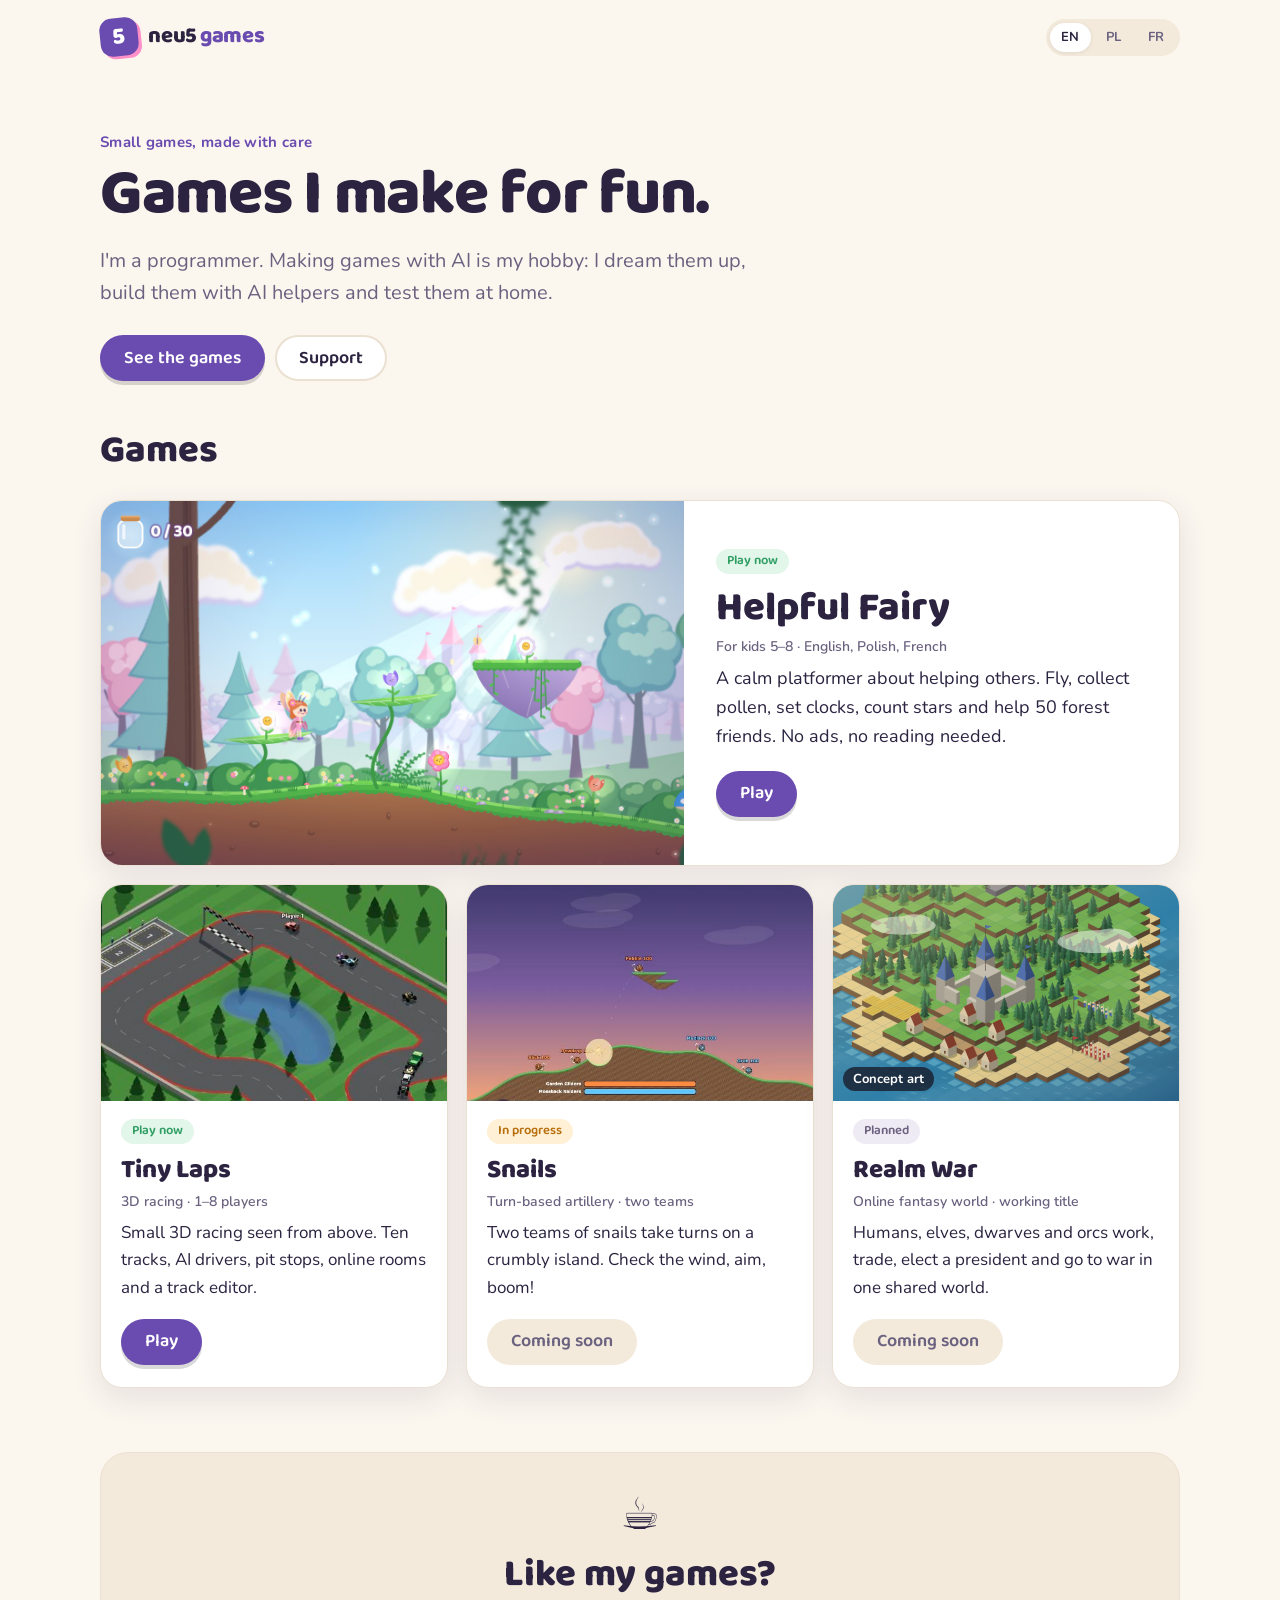
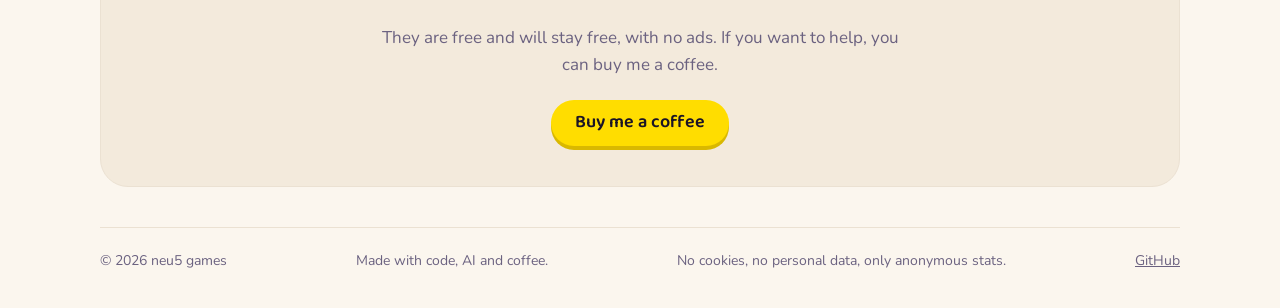
<file: index.html>
<!doctype html>
<html lang="en">
<head>
  <meta charset="utf-8">
  <meta name="viewport" content="width=device-width, initial-scale=1">
  <title>neu5 games</title>
  <meta name="description" content="Small, free games made for fun by a programmer and AI.">
  <link rel="icon" href="/img/icon.svg" type="image/svg+xml">
  <link rel="preconnect" href="https://fonts.googleapis.com">
  <link rel="preconnect" href="https://fonts.gstatic.com" crossorigin>
  <link href="https://fonts.googleapis.com/css2?family=Baloo+2:wght@600;800&family=Nunito:wght@400;600;700&display=swap" rel="stylesheet">
  <link rel="stylesheet" href="/style.css">
</head>
<body>
  <header class="top">
    <a class="logo" href="/" aria-label="neu5 games">
      <span class="logo-mark">5</span>
      <span class="logo-text">neu5 <b>games</b></span>
    </a>
    <nav class="langs" id="langs" aria-label="Language"></nav>
  </header>

  <main>
    <section class="hero">
      <p class="kicker" data-i18n="hero.kicker">Small games, made with care</p>
      <h1 data-i18n="hero.title">Games I make for fun.</h1>
      <p class="lead" data-i18n="hero.text">I'm a programmer. Making games with AI is my hobby: I dream them up, build them with AI helpers and test them at home.</p>
      <div class="hero-links">
        <a class="btn primary" href="#games" data-i18n="hero.cta">See the games</a>
        <a class="btn ghost" href="#support" data-i18n="hero.support">Support</a>
      </div>
    </section>

    <section id="games" class="games">
      <h2 data-i18n="games.title">Games</h2>

      <article class="card featured">
        <a class="art" href="/game/helpful-fairy/" tabindex="-1" aria-hidden="true">
          <img src="/img/fairy.jpg" alt="" width="1280" height="800">
        </a>
        <div class="body">
          <span class="chip live" data-i18n="st.live">Play now</span>
          <h3><a href="/game/helpful-fairy/" data-i18n="fairy.title">Helpful Fairy</a></h3>
          <p class="meta" data-i18n="fairy.meta">For kids 5–8 · English, Polish, French</p>
          <p data-i18n="fairy.text">A calm platformer about helping others. Fly, collect pollen, set clocks, count stars and help 50 forest friends. No ads, no reading needed.</p>
          <a class="btn primary" href="https://pollen-fairy.onrender.com" data-play="helpful-fairy" data-i18n="btn.play">Play</a>
        </div>
      </article>

      <div class="grid">
        <article class="card">
          <a class="art" href="/game/tiny-laps/" tabindex="-1" aria-hidden="true"><img src="/img/tiny-laps.jpg" alt="" width="490" height="306"></a>
          <div class="body">
            <span class="chip live" data-i18n="st.live">Play now</span>
            <h3><a href="/game/tiny-laps/" data-i18n="laps.title">Tiny Laps</a></h3>
            <p class="meta" data-i18n="laps.meta">3D racing · 1–8 players</p>
            <p data-i18n="laps.text">Small 3D racing seen from above. Ten tracks, AI drivers, pit stops, online rooms and a track editor.</p>
            <a class="btn primary" href="https://grass-and-grip-x9tk.onrender.com" data-play="tiny-laps" data-i18n="btn.play">Play</a>
          </div>
        </article>

        <article class="card">
          <a class="art" href="/game/snails/" tabindex="-1" aria-hidden="true"><img src="/img/snails.jpg" alt="" width="616" height="385"></a>
          <div class="body">
            <span class="chip wip" data-i18n="st.wip">In progress</span>
            <h3><a href="/game/snails/" data-i18n="snails.title">Snails</a></h3>
            <p class="meta" data-i18n="snails.meta">Turn-based artillery · two teams</p>
            <p data-i18n="snails.text">Two teams of snails take turns on a crumbly island. Check the wind, aim, boom!</p>
            <span class="btn off" data-i18n="btn.soon">Coming soon</span>
          </div>
        </article>

        <article class="card">
          <a class="art" href="/game/realm-war/" tabindex="-1" aria-hidden="true"><img src="/img/realm-war.svg" alt="" width="1280" height="800"><span class="art-note" data-i18n="art.concept">Concept art</span></a>
          <div class="body">
            <span class="chip idea" data-i18n="st.idea">Planned</span>
            <h3><a href="/game/realm-war/" data-i18n="realm.title">Realm War</a></h3>
            <p class="meta" data-i18n="realm.meta">Online fantasy world · working title</p>
            <p data-i18n="realm.text">Humans, elves, dwarves and orcs work, trade, elect a president and go to war in one shared world.</p>
            <span class="btn off" data-i18n="btn.soon">Coming soon</span>
          </div>
        </article>
      </div>
    </section>

    <section id="support" class="support">
      <div class="cup" aria-hidden="true">☕</div>
      <h2 data-i18n="sup.title">Like my games?</h2>
      <p data-i18n="sup.text">They are free and will stay free, with no ads. If you want to help, you can buy me a coffee.</p>
      <a class="btn coffee" id="coffee" href="https://buymeacoffee.com/neu5" target="_blank" rel="noopener" data-i18n="sup.btn">Buy me a coffee</a>
    </section>
  </main>

  <footer class="foot">
    <span>© <span id="year">2026</span> neu5 games</span>
    <span data-i18n="foot.made">Made with code, AI and coffee.</span>
    <span data-i18n="foot.privacy">No cookies, no personal data, only anonymous stats.</span>
    <a href="https://github.com/neu5">GitHub</a>
  </footer>

  <script src="/main.js"></script>
</body>
</html>
</file>
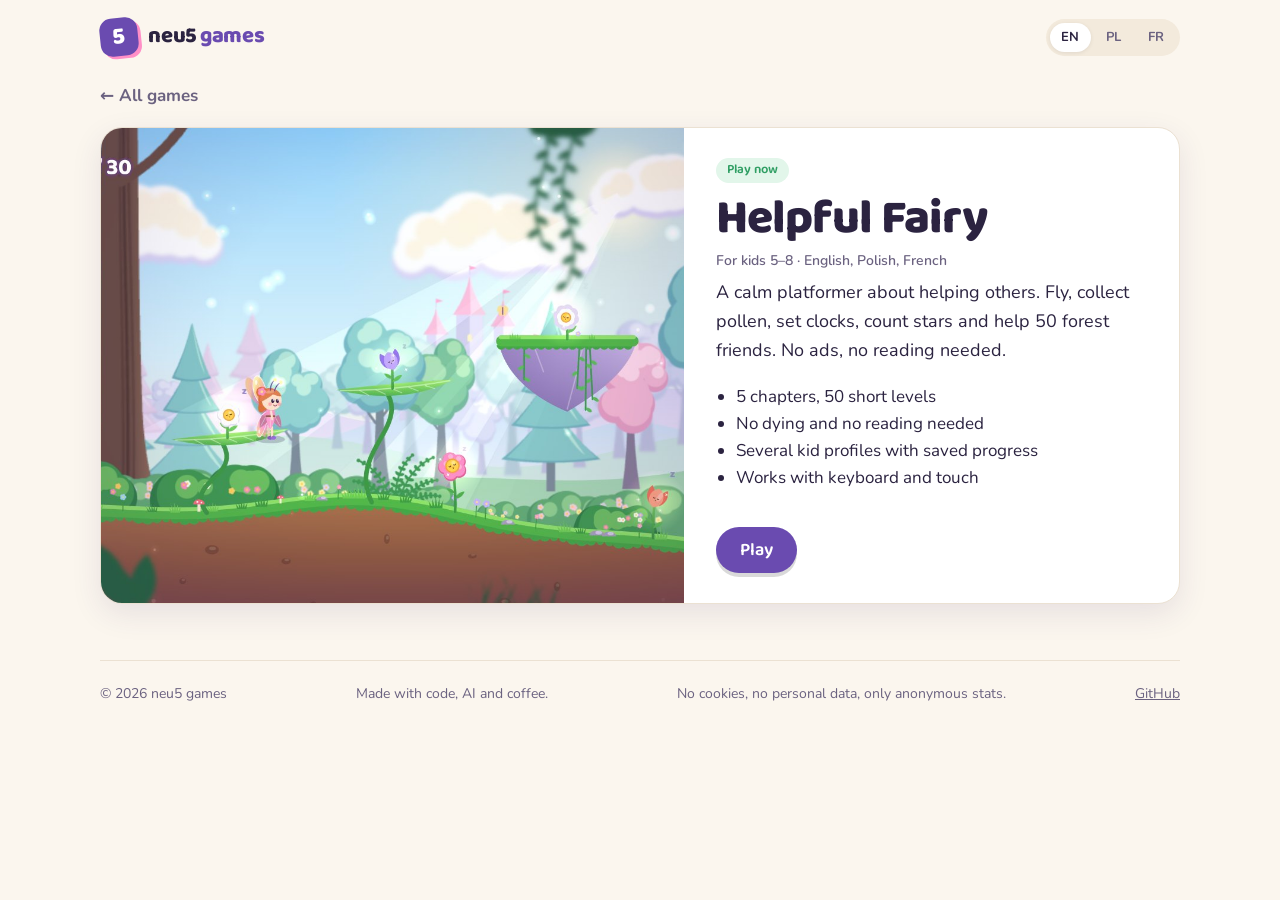
<file: game/helpful-fairy/index.html>
<!doctype html>
<html lang="en" data-title="fairy.title" data-desc="fairy.desc">
<head>
  <meta charset="utf-8">
  <meta name="viewport" content="width=device-width, initial-scale=1">
  <title>Helpful Fairy · neu5 games</title>
  <meta name="description" content="A calm platformer for kids aged 5–8 about helping forest friends.">
  <link rel="canonical" href="https://neus.games/game/helpful-fairy/">
  <meta property="og:type" content="website">
  <meta property="og:title" content="Helpful Fairy">
  <meta property="og:description" content="A calm platformer for kids aged 5–8 about helping forest friends.">
  <meta property="og:url" content="https://neus.games/game/helpful-fairy/">
  <meta property="og:image" content="https://neus.games/img/fairy.jpg">
  <link rel="icon" href="/img/icon.svg" type="image/svg+xml">
  <link rel="preconnect" href="https://fonts.googleapis.com">
  <link rel="preconnect" href="https://fonts.gstatic.com" crossorigin>
  <link href="https://fonts.googleapis.com/css2?family=Baloo+2:wght@600;800&family=Nunito:wght@400;600;700&display=swap" rel="stylesheet">
  <link rel="stylesheet" href="/style.css">
</head>
<body>
  <header class="top">
    <a class="logo" href="/" aria-label="neu5 games">
      <span class="logo-mark">5</span>
      <span class="logo-text">neu5 <b>games</b></span>
    </a>
    <nav class="langs" id="langs" aria-label="Language"></nav>
  </header>

  <main>
    <a class="back" href="/#games">← <span data-i18n="nav.all">All games</span></a>
    <article class="card featured game-page">
      <div class="art"><img src="/img/fairy.jpg" alt="" width="1280" height="800"></div>
      <div class="body">
        <span class="chip live" data-i18n="st.live">Play now</span>
        <h1 data-i18n="fairy.title">Helpful Fairy</h1>
        <p class="meta" data-i18n="fairy.meta">For kids 5–8 · English, Polish, French</p>
        <p data-i18n="fairy.text">A calm platformer about helping others. Fly, collect pollen, set clocks, count stars and help 50 forest friends. No ads, no reading needed.</p>
        <ul class="facts">
            <li data-i18n="fairy.f1">5 chapters, 50 short levels</li>
            <li data-i18n="fairy.f2">No dying and no reading needed</li>
            <li data-i18n="fairy.f3">Several kid profiles with saved progress</li>
            <li data-i18n="fairy.f4">Works with keyboard and touch</li>
        </ul>
        <a class="btn primary" href="https://pollen-fairy.onrender.com" data-play="helpful-fairy" data-i18n="btn.play">Play</a>
      </div>
    </article>
  </main>

  <footer class="foot">
    <span>© <span id="year">2026</span> neu5 games</span>
    <span data-i18n="foot.made">Made with code, AI and coffee.</span>
    <span data-i18n="foot.privacy">No cookies, no personal data, only anonymous stats.</span>
    <a href="https://github.com/neu5">GitHub</a>
  </footer>

  <script src="/main.js"></script>
</body>
</html>
</file>
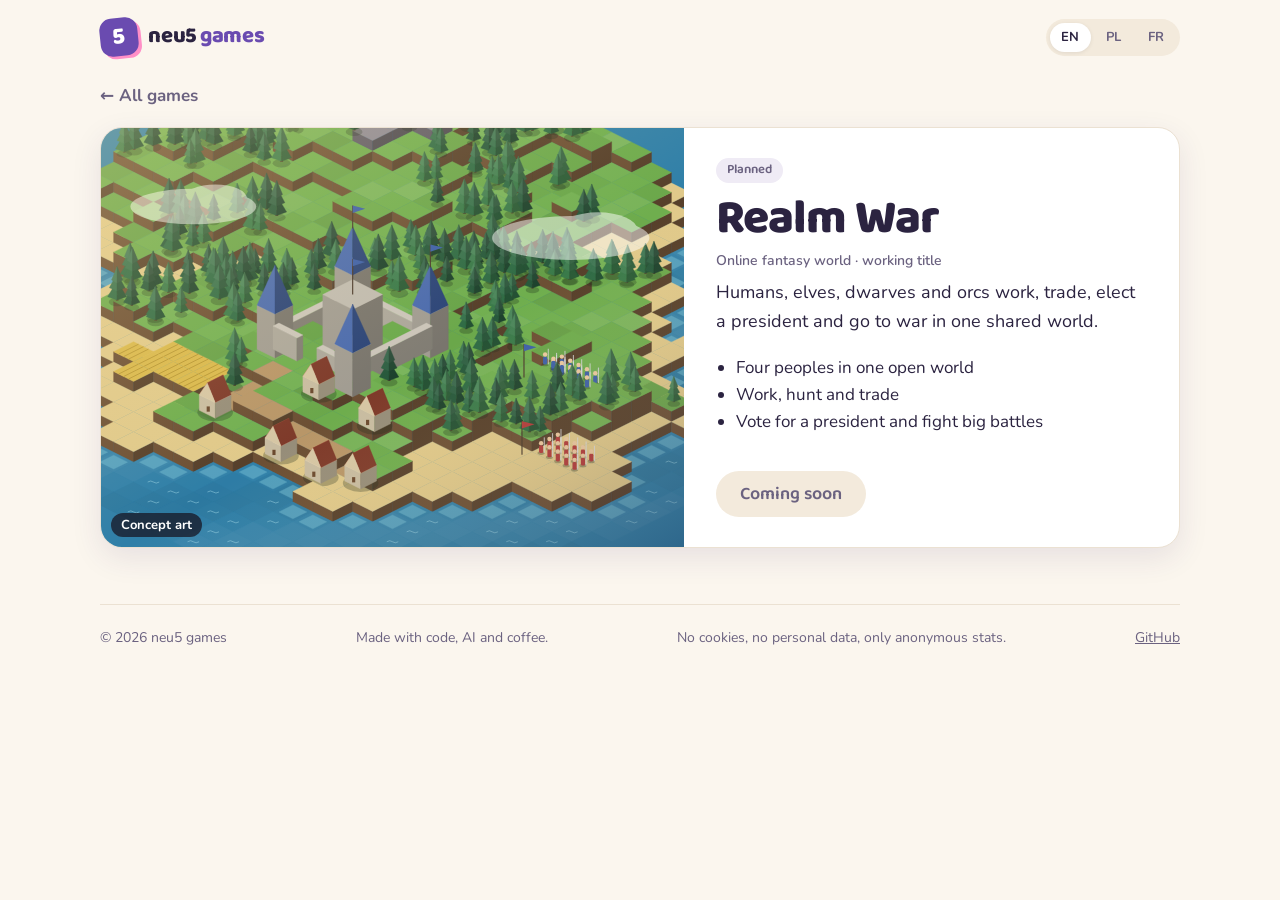
<file: game/realm-war/index.html>
<!doctype html>
<html lang="en" data-title="realm.title" data-desc="realm.desc">
<head>
  <meta charset="utf-8">
  <meta name="viewport" content="width=device-width, initial-scale=1">
  <title>Realm War · neu5 games</title>
  <meta name="description" content="An online fantasy world where nations work, trade, vote and fight.">
  <link rel="canonical" href="https://neus.games/game/realm-war/">
  <meta property="og:type" content="website">
  <meta property="og:title" content="Realm War">
  <meta property="og:description" content="An online fantasy world where nations work, trade, vote and fight.">
  <meta property="og:url" content="https://neus.games/game/realm-war/">
  <link rel="icon" href="/img/icon.svg" type="image/svg+xml">
  <link rel="preconnect" href="https://fonts.googleapis.com">
  <link rel="preconnect" href="https://fonts.gstatic.com" crossorigin>
  <link href="https://fonts.googleapis.com/css2?family=Baloo+2:wght@600;800&family=Nunito:wght@400;600;700&display=swap" rel="stylesheet">
  <link rel="stylesheet" href="/style.css">
</head>
<body>
  <header class="top">
    <a class="logo" href="/" aria-label="neu5 games">
      <span class="logo-mark">5</span>
      <span class="logo-text">neu5 <b>games</b></span>
    </a>
    <nav class="langs" id="langs" aria-label="Language"></nav>
  </header>

  <main>
    <a class="back" href="/#games">← <span data-i18n="nav.all">All games</span></a>
    <article class="card featured game-page">
      <div class="art"><img src="/img/realm-war.svg" alt="" width="1280" height="800"><span class="art-note" data-i18n="art.concept">Concept art</span></div>
      <div class="body">
        <span class="chip idea" data-i18n="st.idea">Planned</span>
        <h1 data-i18n="realm.title">Realm War</h1>
        <p class="meta" data-i18n="realm.meta">Online fantasy world · working title</p>
        <p data-i18n="realm.text">Humans, elves, dwarves and orcs work, trade, elect a president and go to war in one shared world.</p>
        <ul class="facts">
            <li data-i18n="realm.f1">Four peoples in one open world</li>
            <li data-i18n="realm.f2">Work, hunt and trade</li>
            <li data-i18n="realm.f3">Vote for a president and fight big battles</li>
        </ul>
        <span class="btn off" data-i18n="btn.soon">Coming soon</span>
      </div>
    </article>
  </main>

  <footer class="foot">
    <span>© <span id="year">2026</span> neu5 games</span>
    <span data-i18n="foot.made">Made with code, AI and coffee.</span>
    <span data-i18n="foot.privacy">No cookies, no personal data, only anonymous stats.</span>
    <a href="https://github.com/neu5">GitHub</a>
  </footer>

  <script src="/main.js"></script>
</body>
</html>
</file>
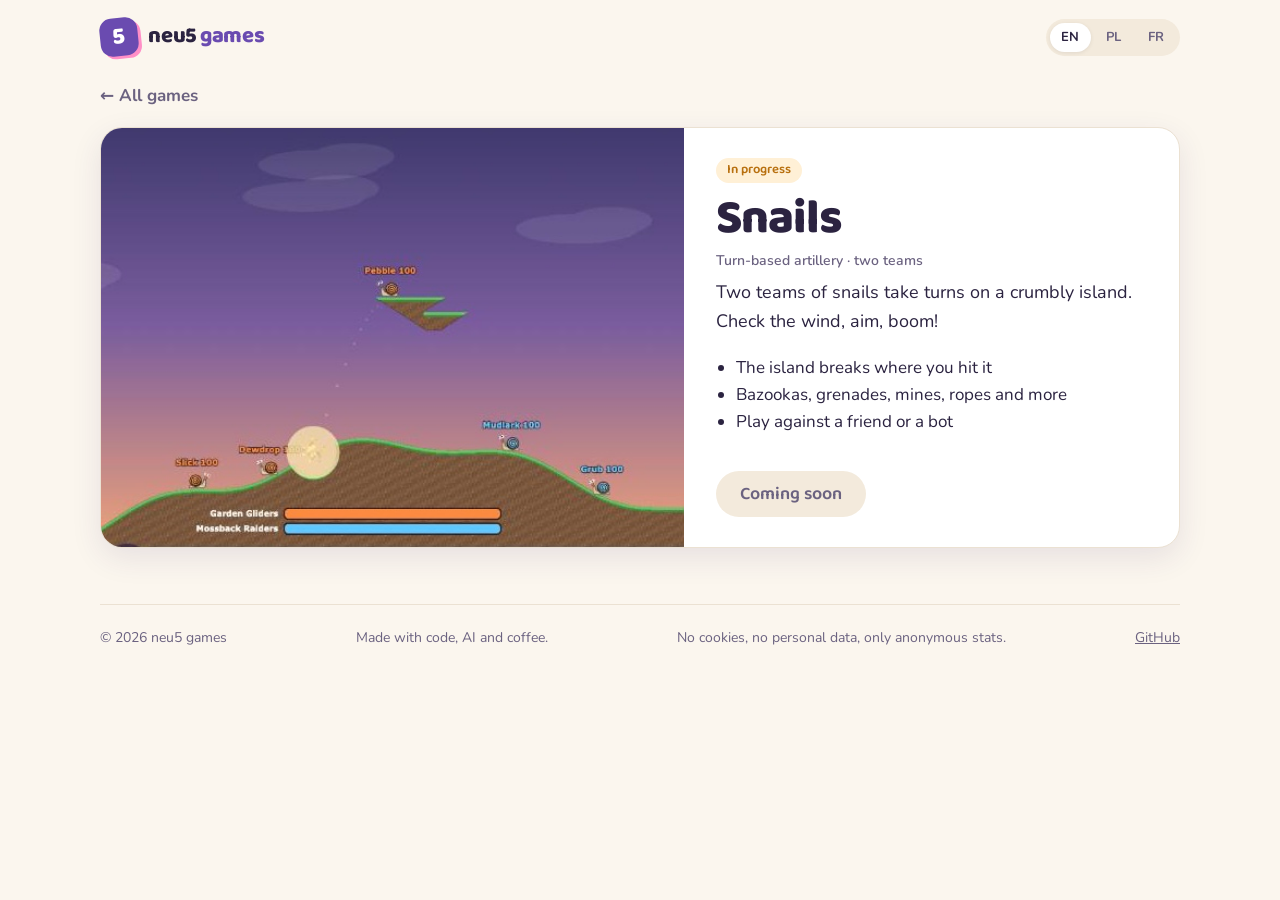
<file: game/snails/index.html>
<!doctype html>
<html lang="en" data-title="snails.title" data-desc="snails.desc">
<head>
  <meta charset="utf-8">
  <meta name="viewport" content="width=device-width, initial-scale=1">
  <title>Snails · neu5 games</title>
  <meta name="description" content="A turn-based artillery game: two teams of snails fight on a crumbly island.">
  <link rel="canonical" href="https://neus.games/game/snails/">
  <meta property="og:type" content="website">
  <meta property="og:title" content="Snails">
  <meta property="og:description" content="A turn-based artillery game: two teams of snails fight on a crumbly island.">
  <meta property="og:url" content="https://neus.games/game/snails/">
  <link rel="icon" href="/img/icon.svg" type="image/svg+xml">
  <link rel="preconnect" href="https://fonts.googleapis.com">
  <link rel="preconnect" href="https://fonts.gstatic.com" crossorigin>
  <link href="https://fonts.googleapis.com/css2?family=Baloo+2:wght@600;800&family=Nunito:wght@400;600;700&display=swap" rel="stylesheet">
  <link rel="stylesheet" href="/style.css">
</head>
<body>
  <header class="top">
    <a class="logo" href="/" aria-label="neu5 games">
      <span class="logo-mark">5</span>
      <span class="logo-text">neu5 <b>games</b></span>
    </a>
    <nav class="langs" id="langs" aria-label="Language"></nav>
  </header>

  <main>
    <a class="back" href="/#games">← <span data-i18n="nav.all">All games</span></a>
    <article class="card featured game-page">
      <div class="art"><img src="/img/snails.jpg" alt="" width="616" height="385"></div>
      <div class="body">
        <span class="chip wip" data-i18n="st.wip">In progress</span>
        <h1 data-i18n="snails.title">Snails</h1>
        <p class="meta" data-i18n="snails.meta">Turn-based artillery · two teams</p>
        <p data-i18n="snails.text">Two teams of snails take turns on a crumbly island. Check the wind, aim, boom!</p>
        <ul class="facts">
            <li data-i18n="snails.f1">The island breaks where you hit it</li>
            <li data-i18n="snails.f2">Bazookas, grenades, mines, ropes and more</li>
            <li data-i18n="snails.f3">Play against a friend or a bot</li>
        </ul>
        <span class="btn off" data-i18n="btn.soon">Coming soon</span>
      </div>
    </article>
  </main>

  <footer class="foot">
    <span>© <span id="year">2026</span> neu5 games</span>
    <span data-i18n="foot.made">Made with code, AI and coffee.</span>
    <span data-i18n="foot.privacy">No cookies, no personal data, only anonymous stats.</span>
    <a href="https://github.com/neu5">GitHub</a>
  </footer>

  <script src="/main.js"></script>
</body>
</html>
</file>
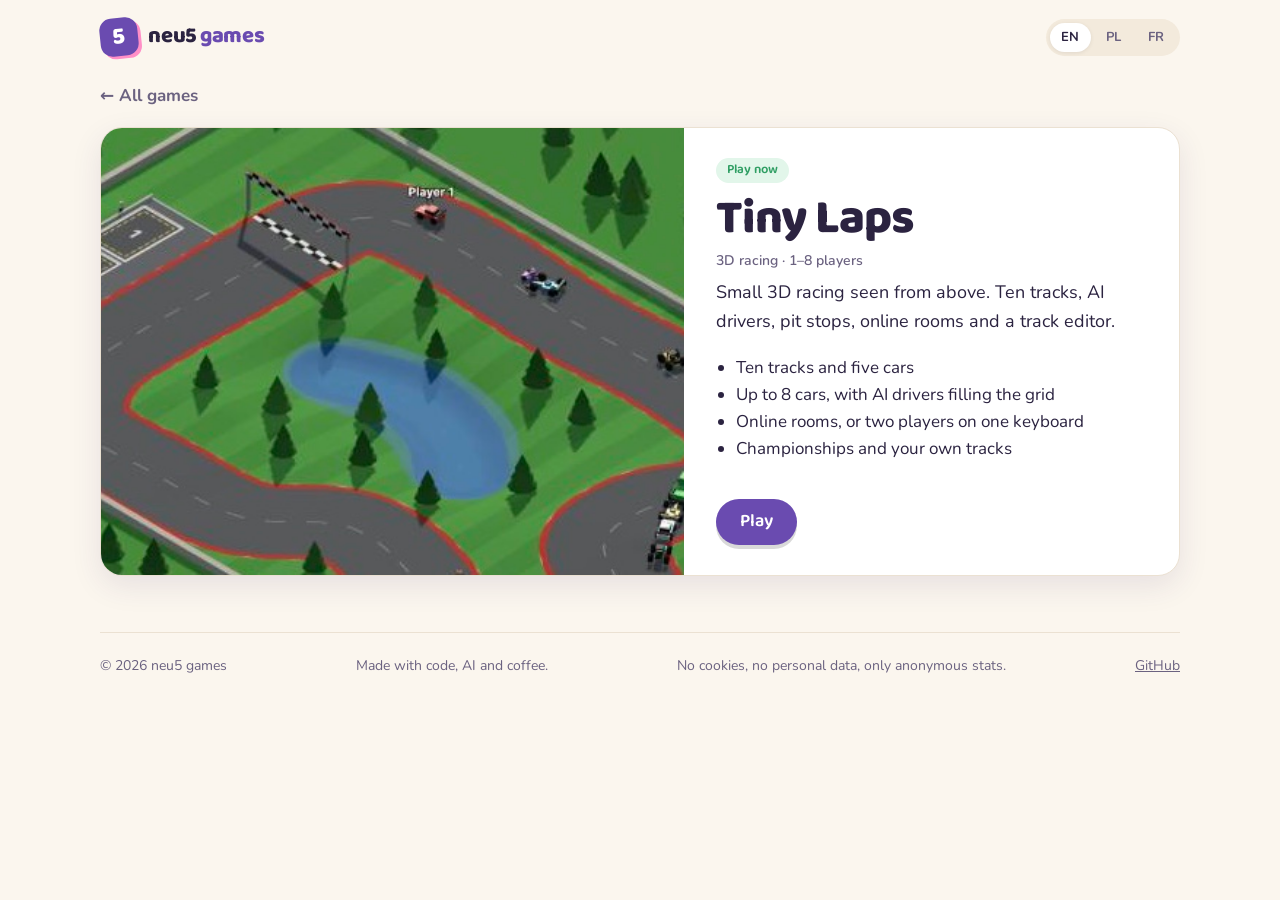
<file: game/tiny-laps/index.html>
<!doctype html>
<html lang="en" data-title="laps.title" data-desc="laps.desc">
<head>
  <meta charset="utf-8">
  <meta name="viewport" content="width=device-width, initial-scale=1">
  <title>Tiny Laps · neu5 games</title>
  <meta name="description" content="A small 3D racing game in the browser, with AI drivers, online rooms and a track editor.">
  <link rel="canonical" href="https://neus.games/game/tiny-laps/">
  <meta property="og:type" content="website">
  <meta property="og:title" content="Tiny Laps">
  <meta property="og:description" content="A small 3D racing game in the browser, with AI drivers, online rooms and a track editor.">
  <meta property="og:url" content="https://neus.games/game/tiny-laps/">
  <link rel="icon" href="/img/icon.svg" type="image/svg+xml">
  <link rel="preconnect" href="https://fonts.googleapis.com">
  <link rel="preconnect" href="https://fonts.gstatic.com" crossorigin>
  <link href="https://fonts.googleapis.com/css2?family=Baloo+2:wght@600;800&family=Nunito:wght@400;600;700&display=swap" rel="stylesheet">
  <link rel="stylesheet" href="/style.css">
</head>
<body>
  <header class="top">
    <a class="logo" href="/" aria-label="neu5 games">
      <span class="logo-mark">5</span>
      <span class="logo-text">neu5 <b>games</b></span>
    </a>
    <nav class="langs" id="langs" aria-label="Language"></nav>
  </header>

  <main>
    <a class="back" href="/#games">← <span data-i18n="nav.all">All games</span></a>
    <article class="card featured game-page">
      <div class="art"><img src="/img/tiny-laps.jpg" alt="" width="490" height="306"></div>
      <div class="body">
        <span class="chip live" data-i18n="st.live">Play now</span>
        <h1 data-i18n="laps.title">Tiny Laps</h1>
        <p class="meta" data-i18n="laps.meta">3D racing · 1–8 players</p>
        <p data-i18n="laps.text">Small 3D racing seen from above. Ten tracks, AI drivers, pit stops, online rooms and a track editor.</p>
        <ul class="facts">
            <li data-i18n="laps.f1">Ten tracks and five cars</li>
            <li data-i18n="laps.f2">Up to 8 cars, with AI drivers filling the grid</li>
            <li data-i18n="laps.f3">Online rooms, or two players on one keyboard</li>
            <li data-i18n="laps.f4">Championships and your own tracks</li>
        </ul>
        <a class="btn primary" href="https://grass-and-grip-x9tk.onrender.com" data-play="tiny-laps" data-i18n="btn.play">Play</a>
      </div>
    </article>
  </main>

  <footer class="foot">
    <span>© <span id="year">2026</span> neu5 games</span>
    <span data-i18n="foot.made">Made with code, AI and coffee.</span>
    <span data-i18n="foot.privacy">No cookies, no personal data, only anonymous stats.</span>
    <a href="https://github.com/neu5">GitHub</a>
  </footer>

  <script src="/main.js"></script>
</body>
</html>
</file>
<file: style.css>
:root {
  --bg: #fbf6ee;
  --bg2: #f3eadc;
  --card: #ffffff;
  --ink: #2b2340;
  --muted: #6b6280;
  --line: #ebe1d2;
  --accent: #6a4bb0;
  --accent-ink: #ffffff;
  --pink: #ff8fc7;
  --live: #2f9e63;
  --live-bg: #e2f6ea;
  --wip: #b8700f;
  --wip-bg: #fff0d6;
  --idea: #6b6280;
  --idea-bg: #efebf5;
  --shadow: 0 10px 30px rgba(60, 40, 110, 0.10);
  color-scheme: light;
}
@media (prefers-color-scheme: dark) {
  :root:not([data-theme="light"]) {
    --bg: #17131f;
    --bg2: #1f1a2a;
    --card: #241e31;
    --ink: #f3eefc;
    --muted: #aaa1bf;
    --line: #342c44;
    --accent: #b49aff;
    --accent-ink: #1a1426;
    --live: #6fd99d;
    --live-bg: #1d3528;
    --wip: #ffc46b;
    --wip-bg: #3a2d17;
    --idea: #c3bad8;
    --idea-bg: #2e2740;
    --shadow: 0 10px 30px rgba(0, 0, 0, 0.35);
    color-scheme: dark;
  }
}
:root[data-theme="dark"] {
  --bg: #17131f; --bg2: #1f1a2a; --card: #241e31; --ink: #f3eefc; --muted: #aaa1bf; --line: #342c44;
  --accent: #b49aff; --accent-ink: #1a1426; --live: #6fd99d; --live-bg: #1d3528; --wip: #ffc46b; --wip-bg: #3a2d17;
  --idea: #c3bad8; --idea-bg: #2e2740; --shadow: 0 10px 30px rgba(0, 0, 0, 0.35); color-scheme: dark;
}

* { box-sizing: border-box; }
html { scroll-behavior: smooth; }
body {
  margin: 0;
  background: var(--bg);
  color: var(--ink);
  font: 400 17px/1.6 Nunito, system-ui, sans-serif;
  -webkit-text-size-adjust: 100%;
}
h1, h2, h3, .logo-text, .btn, .chip { font-family: 'Baloo 2', Nunito, sans-serif; }
a { color: inherit; }

main, .top, .foot { width: min(1080px, 100% - 32px); margin-inline: auto; }

/* header */
.top { display: flex; align-items: center; justify-content: space-between; gap: 12px; padding: 18px 0; }
.logo { display: flex; align-items: center; gap: 10px; text-decoration: none; }
.logo-mark {
  display: grid; place-items: center; width: 38px; height: 38px; border-radius: 12px;
  background: var(--accent); color: var(--accent-ink); font: 800 24px/1 'Baloo 2', sans-serif;
  transform: rotate(-6deg); box-shadow: 3px 3px 0 var(--pink);
}
.logo-text { font-size: 22px; font-weight: 800; letter-spacing: -0.01em; }
.logo-text b { color: var(--accent); font-weight: 800; }
.langs { display: flex; gap: 4px; background: var(--bg2); padding: 4px; border-radius: 999px; }
.langs button {
  border: 0; background: transparent; color: var(--muted); font: 700 13px/1 Nunito, sans-serif;
  padding: 8px 11px; border-radius: 999px; cursor: pointer; letter-spacing: 0.04em;
}
.langs button[aria-pressed="true"] { background: var(--card); color: var(--ink); box-shadow: 0 1px 4px rgba(0, 0, 0, 0.08); }

/* hero */
.hero { padding: 56px 0 40px; max-width: 680px; }
.kicker { margin: 0 0 8px; color: var(--accent); font-weight: 700; font-size: 15px; letter-spacing: 0.02em; }
h1 { margin: 0; font-size: clamp(38px, 7vw, 64px); line-height: 1.02; font-weight: 800; letter-spacing: -0.02em; }
.lead { margin: 18px 0 26px; font-size: clamp(17px, 2.4vw, 20px); color: var(--muted); }
.hero-links { display: flex; gap: 10px; flex-wrap: wrap; }

/* buttons */
.btn {
  display: inline-flex; align-items: center; justify-content: center; min-height: 46px; padding: 6px 22px;
  border-radius: 999px; font-size: 18px; font-weight: 600; text-decoration: none; border: 2px solid transparent;
  transition: transform 0.15s ease, box-shadow 0.15s ease;
}
.btn.primary { background: var(--accent); color: var(--accent-ink); box-shadow: 0 4px 0 rgba(0, 0, 0, 0.15); }
.btn.primary:hover { transform: translateY(-2px); }
.btn.ghost { border-color: var(--line); background: var(--card); }
.btn.off { background: var(--bg2); color: var(--muted); }
.btn.coffee { background: #ffdd00; color: #1a1426; box-shadow: 0 4px 0 #d9b800; }
.btn.coffee:hover { transform: translateY(-2px); }
.btn:focus-visible, .langs button:focus-visible, .body h3 a:focus-visible, .back:focus-visible { outline: 3px solid var(--pink); outline-offset: 2px; }

/* games */
.games h2, .support h2 { font-size: clamp(28px, 4.5vw, 38px); margin: 0 0 18px; font-weight: 800; }
.card {
  background: var(--card); border: 1px solid var(--line); border-radius: 22px; overflow: hidden;
  box-shadow: var(--shadow); display: flex; flex-direction: column;
}
.art { position: relative; display: block; aspect-ratio: 16 / 10; background: var(--bg2); overflow: hidden; }
.art img { width: 100%; height: 100%; object-fit: cover; display: block; transition: transform 0.4s ease; }
.card:hover .art img { transform: scale(1.03); }
.art-note {
  position: absolute; left: 10px; bottom: 10px; padding: 2px 10px; border-radius: 999px;
  background: rgba(23, 19, 31, 0.72); color: #fff; font-size: 13px; font-weight: 700;
}
.body { padding: 18px 20px 22px; display: flex; flex-direction: column; align-items: flex-start; gap: 6px; flex: 1; }
.body h3 { margin: 6px 0 0; font-size: 26px; line-height: 1.1; font-weight: 800; }
.body p { margin: 0; }
.body .meta { color: var(--muted); font-size: 14px; font-weight: 600; }
.body .btn { margin-top: auto; }
.body p + .btn, .body p + span.btn { margin-top: 12px; }
.chip { font-size: 13px; font-weight: 600; padding: 2px 11px; border-radius: 999px; }
.chip.live { color: var(--live); background: var(--live-bg); }
.chip.wip { color: var(--wip); background: var(--wip-bg); }
.chip.idea { color: var(--idea); background: var(--idea-bg); }

.featured { margin-bottom: 18px; }
.featured .body h3 { font-size: clamp(30px, 4vw, 40px); }
.featured .body p:not(.meta) { font-size: 18px; }
@media (min-width: 800px) {
  .featured { flex-direction: row; }
  .featured .art { flex: 1.35; aspect-ratio: auto; min-height: 340px; }
  .featured .body { flex: 1; padding: 30px 32px; justify-content: center; }
  .featured .body .btn { margin-top: 14px; }
}
.grid { display: grid; gap: 18px; grid-template-columns: repeat(auto-fill, minmax(280px, 1fr)); }

.body h3 a { text-decoration: none; }
.body h3 a:hover { color: var(--accent); }

/* game page */
.back { display: inline-block; margin: 8px 0 18px; color: var(--muted); font-weight: 700; text-decoration: none; }
.back:hover { color: var(--accent); }
.game-page { margin-bottom: 56px; }
.game-page h1 { margin-top: 6px; font-size: clamp(34px, 5vw, 48px); }
.game-page .facts { margin: 12px 0 16px; padding-left: 20px; }

/* support */
.support {
  margin: 64px 0 40px; padding: 40px 24px; text-align: center; border-radius: 28px;
  background: var(--bg2); border: 1px solid var(--line);
}
.support p { max-width: 520px; margin: 0 auto 22px; color: var(--muted); }
.cup { font-size: 44px; line-height: 1; margin-bottom: 8px; }

/* footer */
.foot {
  display: flex; flex-wrap: wrap; gap: 8px 20px; justify-content: space-between; padding: 22px 0 36px;
  color: var(--muted); font-size: 14px; border-top: 1px solid var(--line);
}

@media (max-width: 480px) {
  body { font-size: 16px; }
  .top { padding: 14px 0; }
  .logo-text { font-size: 19px; }
  .hero { padding: 32px 0 28px; }
  .body { padding: 16px 16px 20px; }
}
@media (prefers-reduced-motion: reduce) {
  html { scroll-behavior: auto; }
  * { transition: none !important; }
}
</file>
